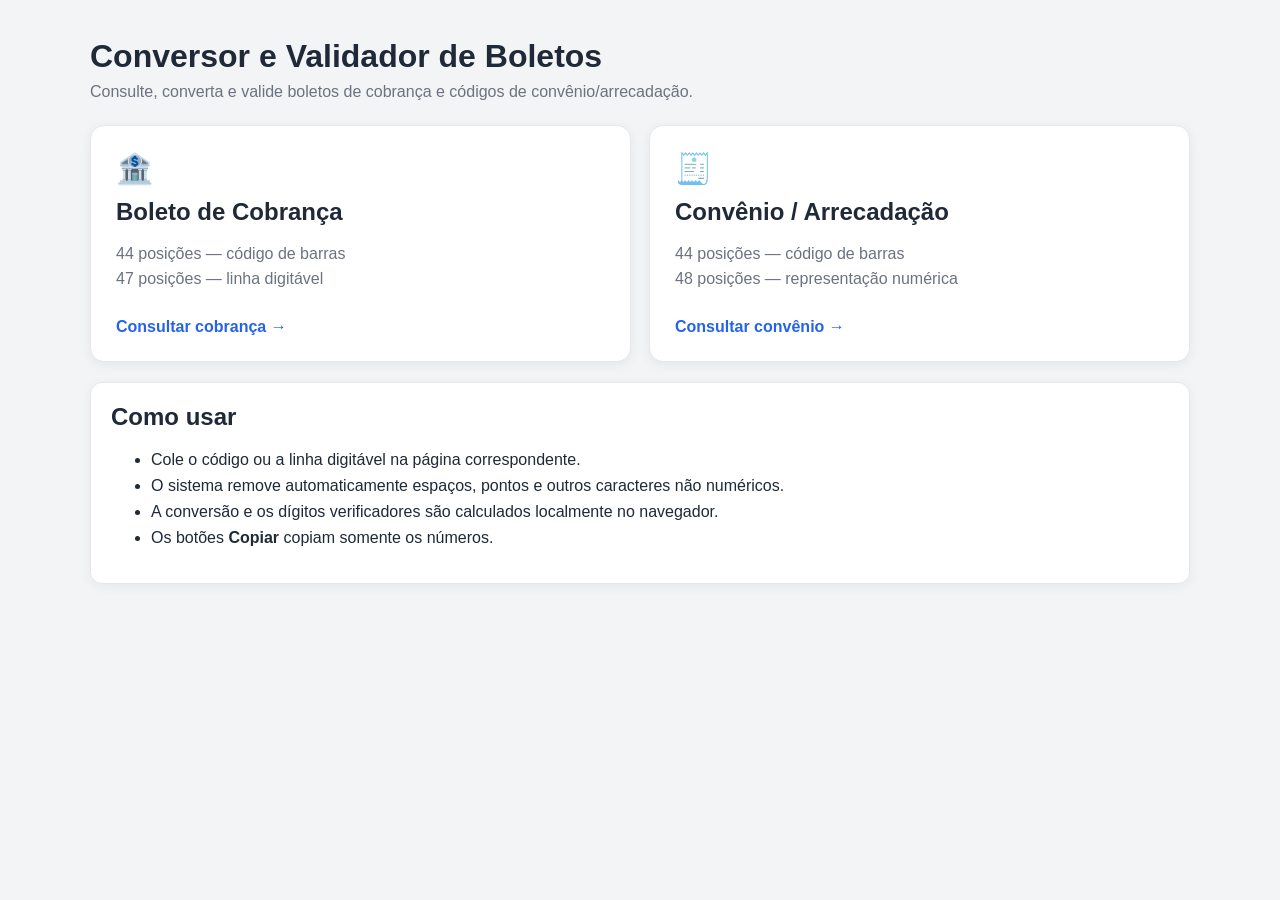
<file: index.html>
<!DOCTYPE html>
<html lang="pt-BR">
<head>
  <meta charset="UTF-8">
  <meta name="viewport" content="width=device-width, initial-scale=1.0">
  <title>Conversor e Validador de Boletos</title>
  <link rel="stylesheet" href="css/style.css">
</head>
<body>
  <main class="container home">
    <header class="hero">
      <h1>Conversor e Validador de Boletos</h1>
      <p>Consulte, converta e valide boletos de cobrança e códigos de convênio/arrecadação.</p>
    </header>

    <section class="home-grid">
      <a class="type-card" href="cobranca.html">
        <span class="type-icon">🏦</span>
        <h2>Boleto de Cobrança</h2>
        <p>44 posições — código de barras<br>47 posições — linha digitável</p>
        <span class="type-link">Consultar cobrança →</span>
      </a>

      <a class="type-card" href="convenio.html">
        <span class="type-icon">🧾</span>
        <h2>Convênio / Arrecadação</h2>
        <p>44 posições — código de barras<br>48 posições — representação numérica</p>
        <span class="type-link">Consultar convênio →</span>
      </a>
    </section>

    <section class="card info-card">
      <h2>Como usar</h2>
      <ul>
        <li>Cole o código ou a linha digitável na página correspondente.</li>
        <li>O sistema remove automaticamente espaços, pontos e outros caracteres não numéricos.</li>
        <li>A conversão e os dígitos verificadores são calculados localmente no navegador.</li>
        <li>Os botões <strong>Copiar</strong> copiam somente os números.</li>
      </ul>
    </section>
  </main>
</body>
</html>
</file>
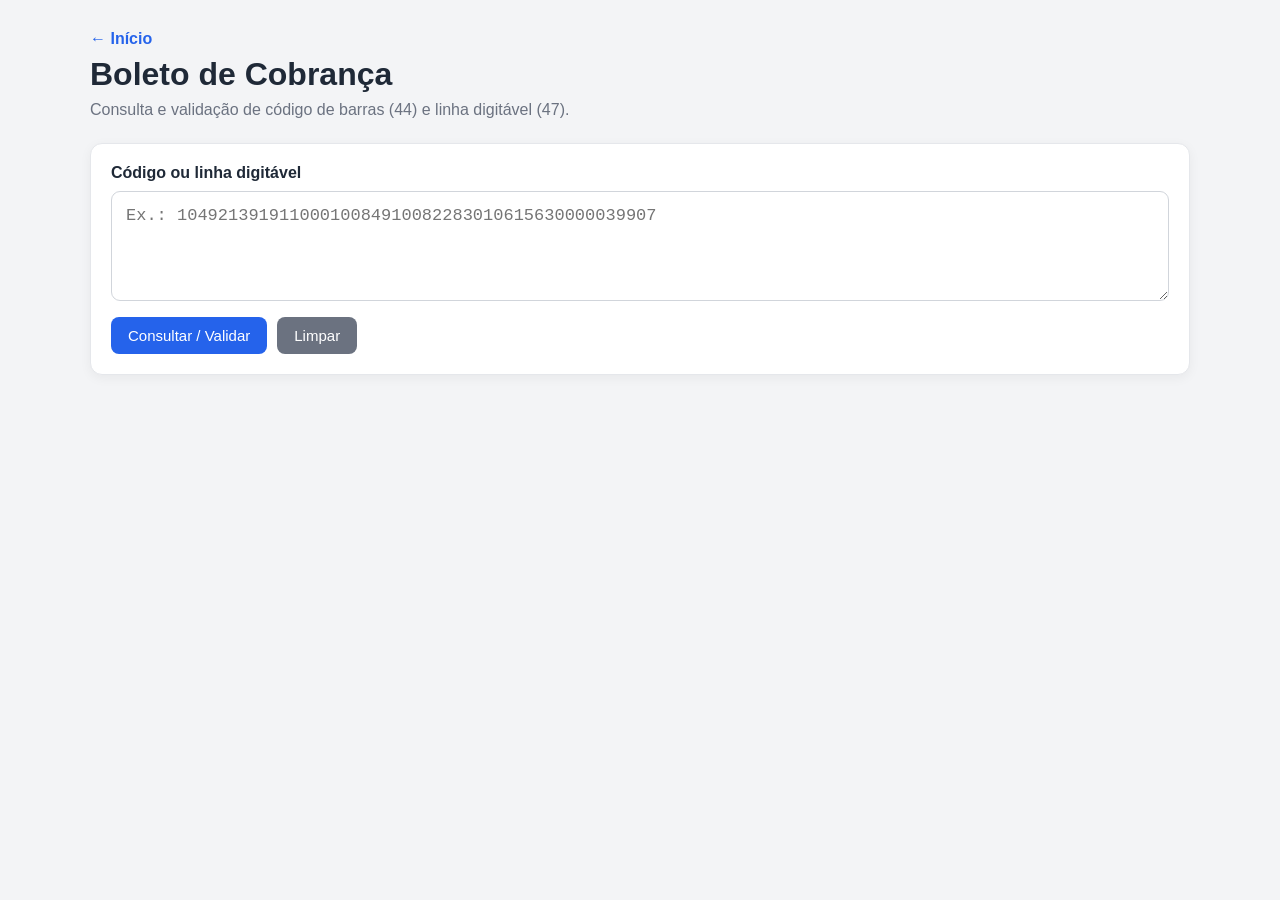
<file: cobranca.html>
<!DOCTYPE html>
<html lang="pt-BR">
<head>
  <meta charset="UTF-8">
  <meta name="viewport" content="width=device-width, initial-scale=1.0">
  <title>Boleto de Cobrança</title>
  <link rel="stylesheet" href="css/style.css">
</head>
<body>
  <main class="container">
    <header class="page-header">
      <a class="back-link" href="index.html">← Início</a>
      <h1>Boleto de Cobrança</h1>
      <p>Consulta e validação de código de barras (44) e linha digitável (47).</p>
    </header>

    <section class="card">
      <label for="entrada"><strong>Código ou linha digitável</strong></label>
      <textarea id="entrada" maxlength="60"
        placeholder="Ex.: 10492139191100010084910082283010615630000039907"></textarea>

      <div class="actions">
        <button onclick="consultarCobranca()">Consultar / Validar</button>
        <button class="btn-secondary" onclick="limparCobranca()">Limpar</button>
      </div>
    </section>

    <div id="resultado"></div>
  </main>

  <script src="js/comum.js"></script>
  <script src="js/cobranca.js"></script>
</body>
</html>
</file>
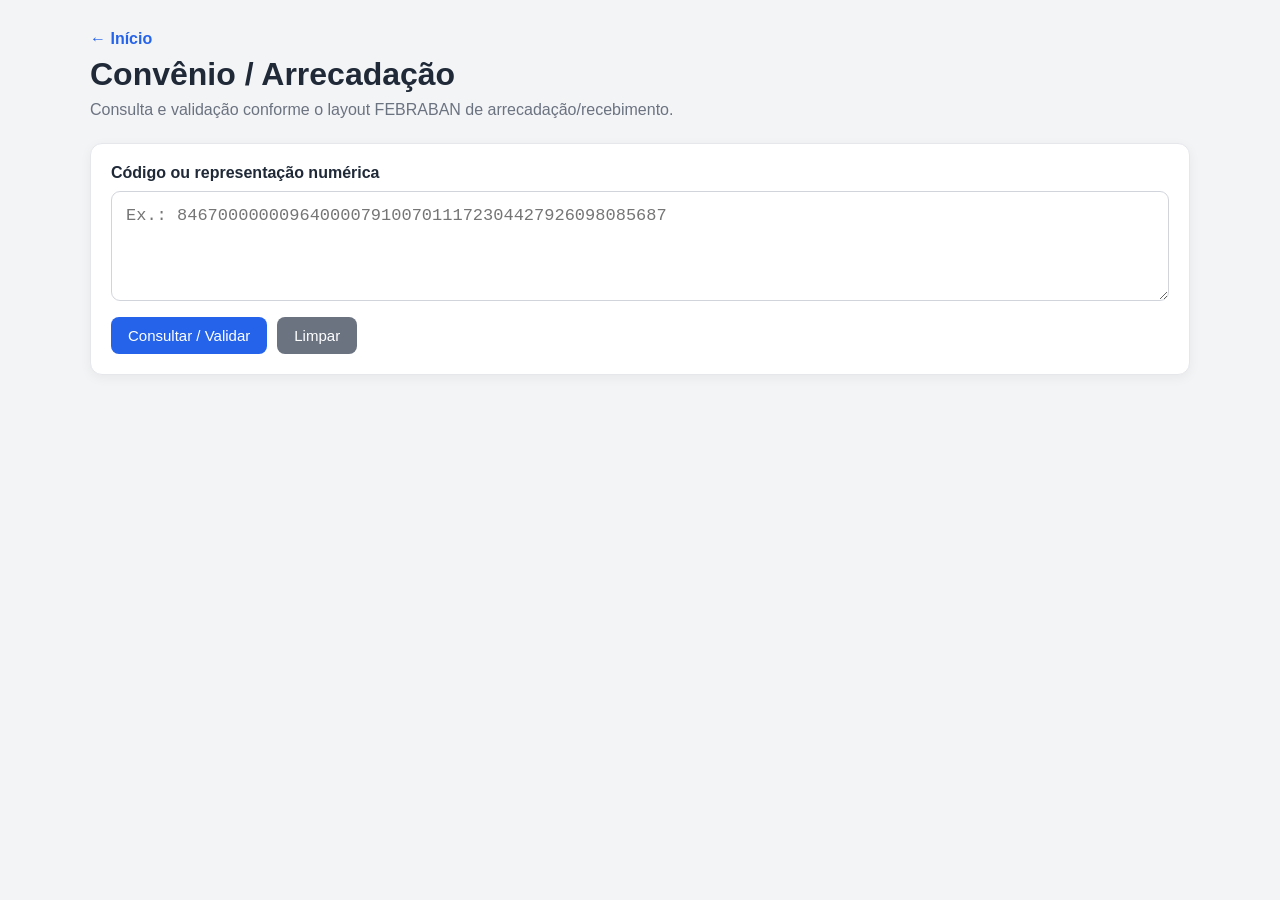
<file: convenio.html>
<!DOCTYPE html>
<html lang="pt-BR">
<head>
  <meta charset="UTF-8">
  <meta name="viewport" content="width=device-width, initial-scale=1.0">
  <title>Convênio / Arrecadação</title>
  <link rel="stylesheet" href="css/style.css">
</head>
<body>
  <main class="container">
    <header class="page-header">
      <a class="back-link" href="index.html">← Início</a>
      <h1>Convênio / Arrecadação</h1>
      <p>Consulta e validação conforme o layout FEBRABAN de arrecadação/recebimento.</p>
    </header>

    <section class="card">
      <label for="entrada"><strong>Código ou representação numérica</strong></label>
      <textarea id="entrada" maxlength="60"
        placeholder="Ex.: 846700000009640000791007011172304427926098085687"></textarea>

      <div class="actions">
        <button onclick="consultarConvenio()">Consultar / Validar</button>
        <button class="btn-secondary" onclick="limparConvenio()">Limpar</button>
      </div>
    </section>

    <div id="resultado"></div>
  </main>

  <script src="js/comum.js"></script>
  <script src="js/convenio.js"></script>
</body>
</html>
</file>
<file: css/style.css>
* {
  box-sizing: border-box;
}

:root {
  font-family: Arial, Helvetica, sans-serif;
  color: #1f2937;
  background: #f3f4f6;
}

body {
  margin: 0;
  min-height: 100vh;
}

.container {
  width: min(1100px, calc(100% - 30px));
  margin: 0 auto;
  padding: 30px 0 50px;
}

.hero,
.page-header {
  margin-bottom: 24px;
}

.hero h1,
.page-header h1 {
  margin: 8px 0;
}

.hero p,
.page-header p {
  color: #6b7280;
  margin: 0;
}

.back-link {
  color: #2563eb;
  text-decoration: none;
  font-weight: 600;
}

.home-grid {
  display: grid;
  grid-template-columns: repeat(2, minmax(0, 1fr));
  gap: 18px;
  margin-bottom: 20px;
}

.type-card {
  display: block;
  padding: 25px;
  background: #fff;
  border: 1px solid #e5e7eb;
  border-radius: 14px;
  color: inherit;
  text-decoration: none;
  box-shadow: 0 3px 12px rgba(0,0,0,.06);
  transition: transform .15s ease, box-shadow .15s ease;
}

.type-card:hover {
  transform: translateY(-2px);
  box-shadow: 0 6px 18px rgba(0,0,0,.10);
}

.type-icon {
  font-size: 30px;
}

.type-card h2 {
  margin: 12px 0 8px;
}

.type-card p {
  color: #6b7280;
  line-height: 1.55;
}

.type-link {
  display: inline-block;
  margin-top: 10px;
  color: #2563eb;
  font-weight: bold;
}

.card {
  background: #fff;
  border: 1px solid #e5e7eb;
  border-radius: 12px;
  padding: 20px;
  margin-bottom: 18px;
  box-shadow: 0 3px 12px rgba(0,0,0,.05);
}

.card h2,
.card h3 {
  margin-top: 0;
}

.info-card li {
  margin-bottom: 8px;
}

textarea {
  width: 100%;
  min-height: 110px;
  margin-top: 9px;
  padding: 14px;
  resize: vertical;
  border: 1px solid #d1d5db;
  border-radius: 9px;
  outline: none;
  font-family: Consolas, "Courier New", monospace;
  font-size: 17px;
}

textarea:focus {
  border-color: #2563eb;
  box-shadow: 0 0 0 3px rgba(37,99,235,.10);
}

.actions {
  display: flex;
  gap: 10px;
  margin-top: 12px;
}

button {
  border: 0;
  border-radius: 8px;
  padding: 10px 17px;
  cursor: pointer;
  font-size: 15px;
  background: #2563eb;
  color: #fff;
}

button:hover {
  opacity: .9;
}

.btn-secondary {
  background: #6b7280;
}

.btn-copy {
  background: #374151;
  padding: 7px 12px;
  font-size: 13px;
  white-space: nowrap;
}

.code-box {
  display: flex;
  align-items: center;
  justify-content: space-between;
  gap: 12px;
  padding: 12px;
  margin-top: 7px;
  background: #f8fafc;
  border: 1px solid #e5e7eb;
  border-radius: 8px;
}

.code-text {
  font-family: Consolas, "Courier New", monospace;
  font-size: 16px;
  word-break: break-all;
}

.status {
  border-radius: 8px;
  padding: 13px;
  font-weight: bold;
  margin-bottom: 18px;
}

.status-ok {
  color: #166534;
  background: #dcfce7;
  border: 1px solid #bbf7d0;
}

.status-error {
  color: #991b1b;
  background: #fee2e2;
  border: 1px solid #fecaca;
}

.status-info {
  color: #1e40af;
  background: #dbeafe;
  border: 1px solid #bfdbfe;
}

.info-grid {
  display: grid;
  grid-template-columns: repeat(auto-fit, minmax(210px, 1fr));
  gap: 12px;
}

.info-item {
  padding: 12px;
  background: #f8fafc;
  border-radius: 8px;
}

.info-label {
  display: block;
  color: #6b7280;
  font-size: 13px;
  margin-bottom: 4px;
}

.info-value {
  font-weight: 700;
  word-break: break-word;
}

.section-title {
  font-size: 18px;
  font-weight: 700;
  margin-bottom: 13px;
}

.table-wrap {
  overflow-x: auto;
}

table {
  width: 100%;
  border-collapse: collapse;
}

th,
td {
  padding: 10px;
  border-bottom: 1px solid #e5e7eb;
  text-align: left;
  vertical-align: top;
}

th {
  background: #f8fafc;
}

.valid {
  color: #15803d;
  font-weight: 700;
}

.invalid {
  color: #dc2626;
  font-weight: 700;
}

.muted {
  color: #6b7280;
}

.note {
  padding: 11px 13px;
  border-left: 4px solid #2563eb;
  background: #eff6ff;
  color: #1e3a8a;
  margin-top: 12px;
}

@media (max-width: 700px) {
  .home-grid {
    grid-template-columns: 1fr;
  }

  .container {
    width: min(100% - 20px, 1100px);
    padding-top: 20px;
  }

  .code-box {
    align-items: stretch;
    flex-direction: column;
  }

  .actions {
    flex-direction: column;
  }
}
</file>
